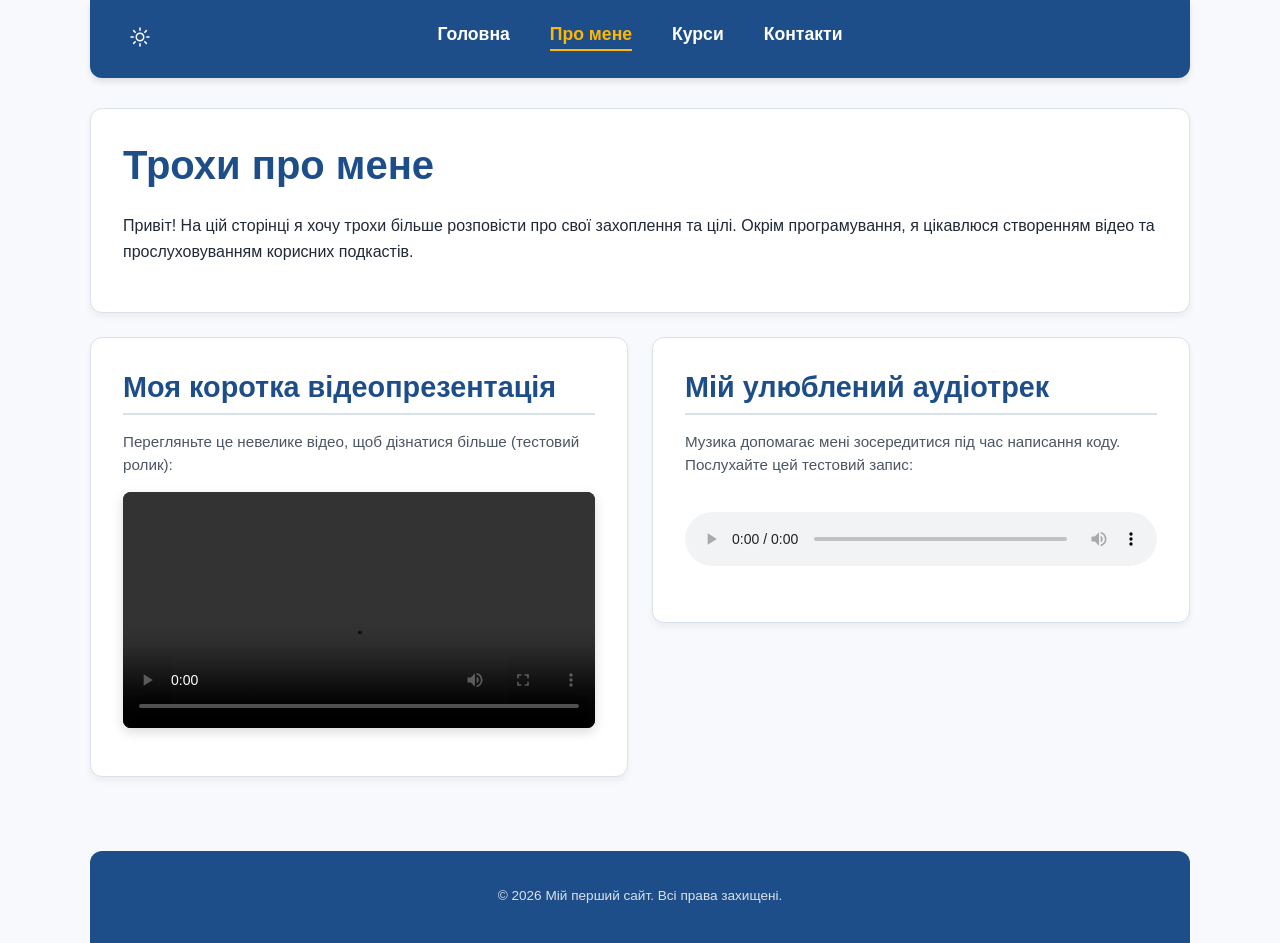
<file: pages/about.html>
<!DOCTYPE html>
<html lang="uk">
<head>
    <meta charset="UTF-8">
    <meta name="viewport" content="width=device-width, initial-scale=1.0">
    <link rel="stylesheet" href="../assets/styles/style.css">
    <link rel="stylesheet" href="../assets/styles/responsive.css">
    <script src="../assets/js/main.js" defer></script>
    <meta name="description" content="Сторінка про мене з відеопрезентацією та улюбленим аудіотреком.">
    <title>Про мене - Мій перший HTML-сайт</title>
</head>
<body>
    <header class="site-header container">
        <nav>
            <button class="theme-toggle" aria-label="Переключити тему">
                <span id="icon-sun" data-icon="sun"></span>
                <span id="icon-moon" data-icon="moon"></span>
            </button>

            <button class="mobile-menu-btn" aria-expanded="false" aria-controls="main-nav">
                ☰ Меню
            </button>

            <ul class="nav-list" id="main-nav">
                <li><a href="../index.html">Головна</a></li>
                <li><a href="about.html" class="active">Про мене</a></li>
                <li><a href="courses.html">Курси</a></li>
                <li><a href="contact.html">Контакти</a></li>
            </ul>
        </nav>
    </header>

    <main class="container">
        <section class="section card">
            <h1>Трохи про мене</h1>
            <p>Привіт! На цій сторінці я хочу трохи більше розповісти про свої захоплення та цілі. Окрім програмування, я цікавлюся створенням відео та прослуховуванням корисних подкастів.</p>
        </section>

        <div class="two-column">
            <section class="section card">
                <h2>Моя коротка відеопрезентація</h2>
                <p>Перегляньте це невелике відео, щоб дізнатися більше (тестовий ролик):</p>
                <video controls width="100%">
                    <source src="https://interactive-examples.mdn.mozilla.net/media/cc0-videos/friday.mp4" type="video/mp4">
                    <source src="https://interactive-examples.mdn.mozilla.net/media/cc0-videos/friday.webm" type="video/webm">
                    <p>
                        На жаль, ваш браузер не підтримує вбудоване HTML-відео. Але ви можете <a href="https://interactive-examples.mdn.mozilla.net/media/cc0-videos/friday.mp4">завантажити відео файл</a>.
                    </p>
                </video>
            </section>

            <section class="section card">
                <h2>Мій улюблений аудіотрек</h2>
                <p>Музика допомагає мені зосередитися під час написання коду. Послухайте цей тестовий запис:</p>
                <audio controls>
                    <source src="https://interactive-examples.mdn.mozilla.net/media/cc0-audio/t-rex-roar.mp3" type="audio/mpeg">
                    <source src="https://interactive-examples.mdn.mozilla.net/media/cc0-audio/t-rex-roar.ogg" type="audio/ogg">
                    <p>
                        Ваш браузер не підтримує цей аудіоформат. <a href="https://interactive-examples.mdn.mozilla.net/media/cc0-audio/t-rex-roar.mp3">Завантажити аудіо</a>.
                    </p>
                </audio>
            </section>
        </div>
    </main>

    <footer class="container site-footer">
        <p>&copy; <span id="current-year">2026</span> Мій перший сайт. Всі права захищені.</p>
    </footer>

    <button id="backToTop" class="back-to-top" title="Нагору">
        <span data-icon="arrowUp"></span>
    </button>
</body>
</html>
</file>
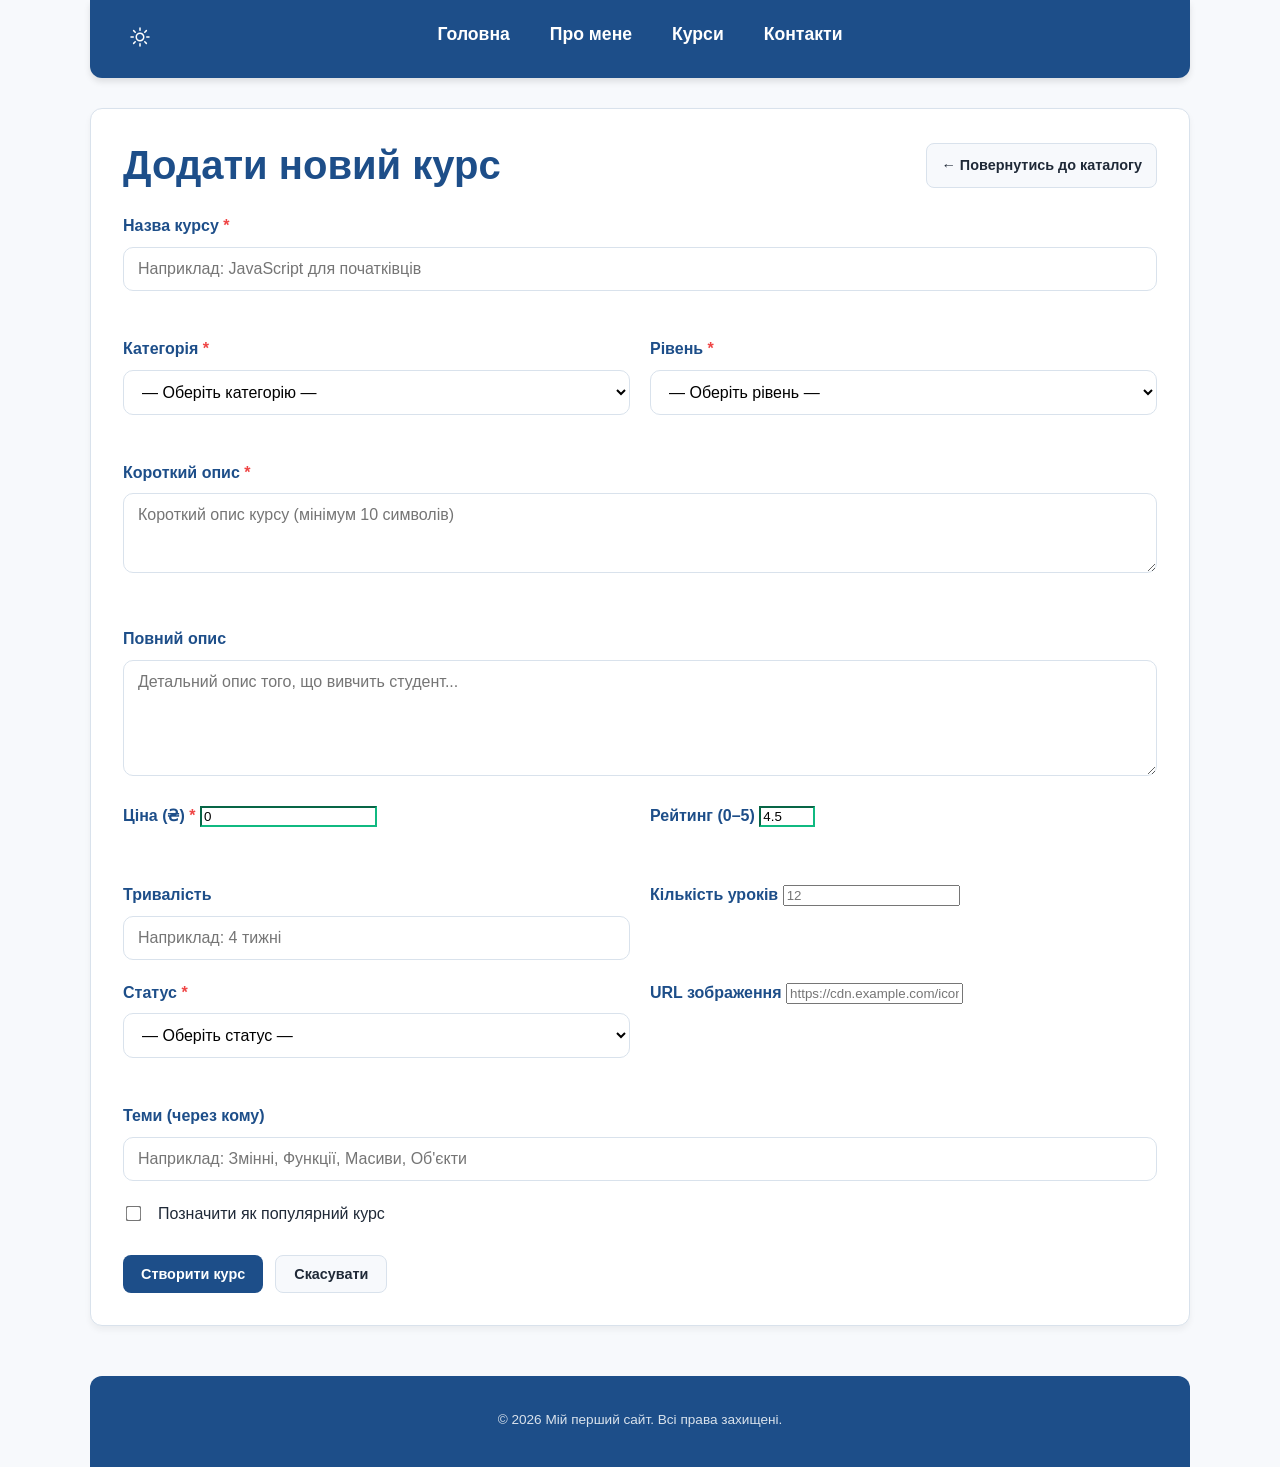
<file: pages/admin.html>
<!DOCTYPE html>
<html lang="uk">
<head>
    <meta charset="UTF-8">
    <meta name="viewport" content="width=device-width, initial-scale=1.0">
    <link rel="stylesheet" href="../assets/styles/style.css">
    <link rel="stylesheet" href="../assets/styles/responsive.css">
    <script src="../js/api.js" defer></script>
    <script src="../js/ui.js" defer></script>
    <script src="../js/form.js" defer></script>
    <!-- Лише функції main.js що не ініціалізують каталог -->
    <script src="../assets/js/main.js" defer></script>
    <title>Адмін — Курси</title>
</head>
<body>
    <header class="site-header container">
        <nav>
            <button class="theme-toggle" aria-label="Переключити тему">
                <span id="icon-sun" data-icon="sun"></span>
                <span id="icon-moon" data-icon="moon"></span>
            </button>
            <button class="mobile-menu-btn" aria-expanded="false" aria-controls="main-nav">☰ Меню</button>
            <ul class="nav-list" id="main-nav">
                <li><a href="../index.html">Головна</a></li>
                <li><a href="about.html">Про мене</a></li>
                <li><a href="courses.html" class="active">Курси</a></li>
                <li><a href="contact.html">Контакти</a></li>
            </ul>
        </nav>
    </header>

    <main class="container">
        <section class="section">
            <div class="admin-header">
                <h1 id="formPageTitle">Додати новий курс</h1>
                <a href="courses.html" class="btn-secondary">← Повернутись до каталогу</a>
            </div>

            <!-- Статус-блок (loading / success / error) -->
            <div id="formStatus" class="form-status is-hidden" role="alert"></div>

            <form id="courseForm" novalidate>

                <!-- Назва -->
                <div class="form-group">
                    <label for="title">Назва курсу <span class="required">*</span></label>
                    <input type="text" id="title" name="title"
                           placeholder="Наприклад: JavaScript для початківців"
                           required minlength="3">
                    <span class="error-message" id="error-title"></span>
                </div>

                <!-- Категорія + Рівень -->
                <div class="form-row">
                    <div class="form-group">
                        <label for="category">Категорія <span class="required">*</span></label>
                        <select id="category" name="category" required>
                            <option value="">— Оберіть категорію —</option>
                            <option value="html">HTML</option>
                            <option value="css">CSS</option>
                            <option value="javascript">JavaScript</option>
                            <option value="tools">Інструменти</option>
                        </select>
                        <span class="error-message" id="error-category"></span>
                    </div>

                    <div class="form-group">
                        <label for="level">Рівень <span class="required">*</span></label>
                        <select id="level" name="level" required>
                            <option value="">— Оберіть рівень —</option>
                            <option value="beginner">Початковий</option>
                            <option value="intermediate">Середній</option>
                            <option value="advanced">Просунутий</option>
                        </select>
                        <span class="error-message" id="error-level"></span>
                    </div>
                </div>

                <!-- Короткий опис -->
                <div class="form-group">
                    <label for="description">Короткий опис <span class="required">*</span></label>
                    <textarea id="description" name="description" rows="3"
                              placeholder="Короткий опис курсу (мінімум 10 символів)"
                              required minlength="10"></textarea>
                    <span class="error-message" id="error-description"></span>
                </div>

                <!-- Повний опис -->
                <div class="form-group">
                    <label for="fullDescription">Повний опис</label>
                    <textarea id="fullDescription" name="fullDescription" rows="5"
                              placeholder="Детальний опис того, що вивчить студент..."></textarea>
                </div>

                <!-- Ціна + Рейтинг -->
                <div class="form-row">
                    <div class="form-group">
                        <label for="price">Ціна (₴) <span class="required">*</span></label>
                        <input type="number" id="price" name="price"
                               placeholder="0 = безкоштовно" min="0" step="1" value="0">
                        <span class="error-message" id="error-price"></span>
                    </div>

                    <div class="form-group">
                        <label for="rating">Рейтинг (0–5)</label>
                        <input type="number" id="rating" name="rating"
                               placeholder="4.5" min="0" max="5" step="0.1" value="4.5">
                        <span class="error-message" id="error-rating"></span>
                    </div>
                </div>

                <!-- Тривалість + Уроки -->
                <div class="form-row">
                    <div class="form-group">
                        <label for="duration">Тривалість</label>
                        <input type="text" id="duration" name="duration"
                               placeholder="Наприклад: 4 тижні">
                    </div>

                    <div class="form-group">
                        <label for="lessons">Кількість уроків</label>
                        <input type="number" id="lessons" name="lessons"
                               placeholder="12" min="1" step="1">
                    </div>
                </div>

                <!-- Статус + URL зображення -->
                <div class="form-row">
                    <div class="form-group">
                        <label for="status">Статус <span class="required">*</span></label>
                        <select id="status" name="status" required>
                            <option value="">— Оберіть статус —</option>
                            <option value="published">Опублікований</option>
                            <option value="draft">Чернетка</option>
                        </select>
                        <span class="error-message" id="error-status"></span>
                    </div>

                    <div class="form-group">
                        <label for="image">URL зображення</label>
                        <input type="url" id="image" name="image"
                               placeholder="https://cdn.example.com/icon.png">
                    </div>
                </div>

                <!-- Теми -->
                <div class="form-group">
                    <label for="topics">Теми (через кому)</label>
                    <input type="text" id="topics" name="topics"
                           placeholder="Наприклад: Змінні, Функції, Масиви, Об'єкти">
                </div>

                <!-- Популярний? -->
                <div class="form-group checkbox-group">
                    <label class="checkbox-label">
                        <input type="checkbox" id="featured" name="featured">
                        Позначити як популярний курс
                    </label>
                </div>

                <!-- Кнопки -->
                <div class="form-actions">
                    <button type="submit" id="submitBtn" class="btn-primary">Створити курс</button>
                    <button type="button" id="cancelBtn" class="btn-secondary">Скасувати</button>
                </div>
            </form>
        </section>
    </main>

    <footer class="container site-footer">
        <p>&copy; <span id="current-year">2026</span> Мій перший сайт. Всі права захищені.</p>
    </footer>

    <div id="toastContainer" class="toast-container" aria-live="polite"></div>
</body>
</html>
</file>
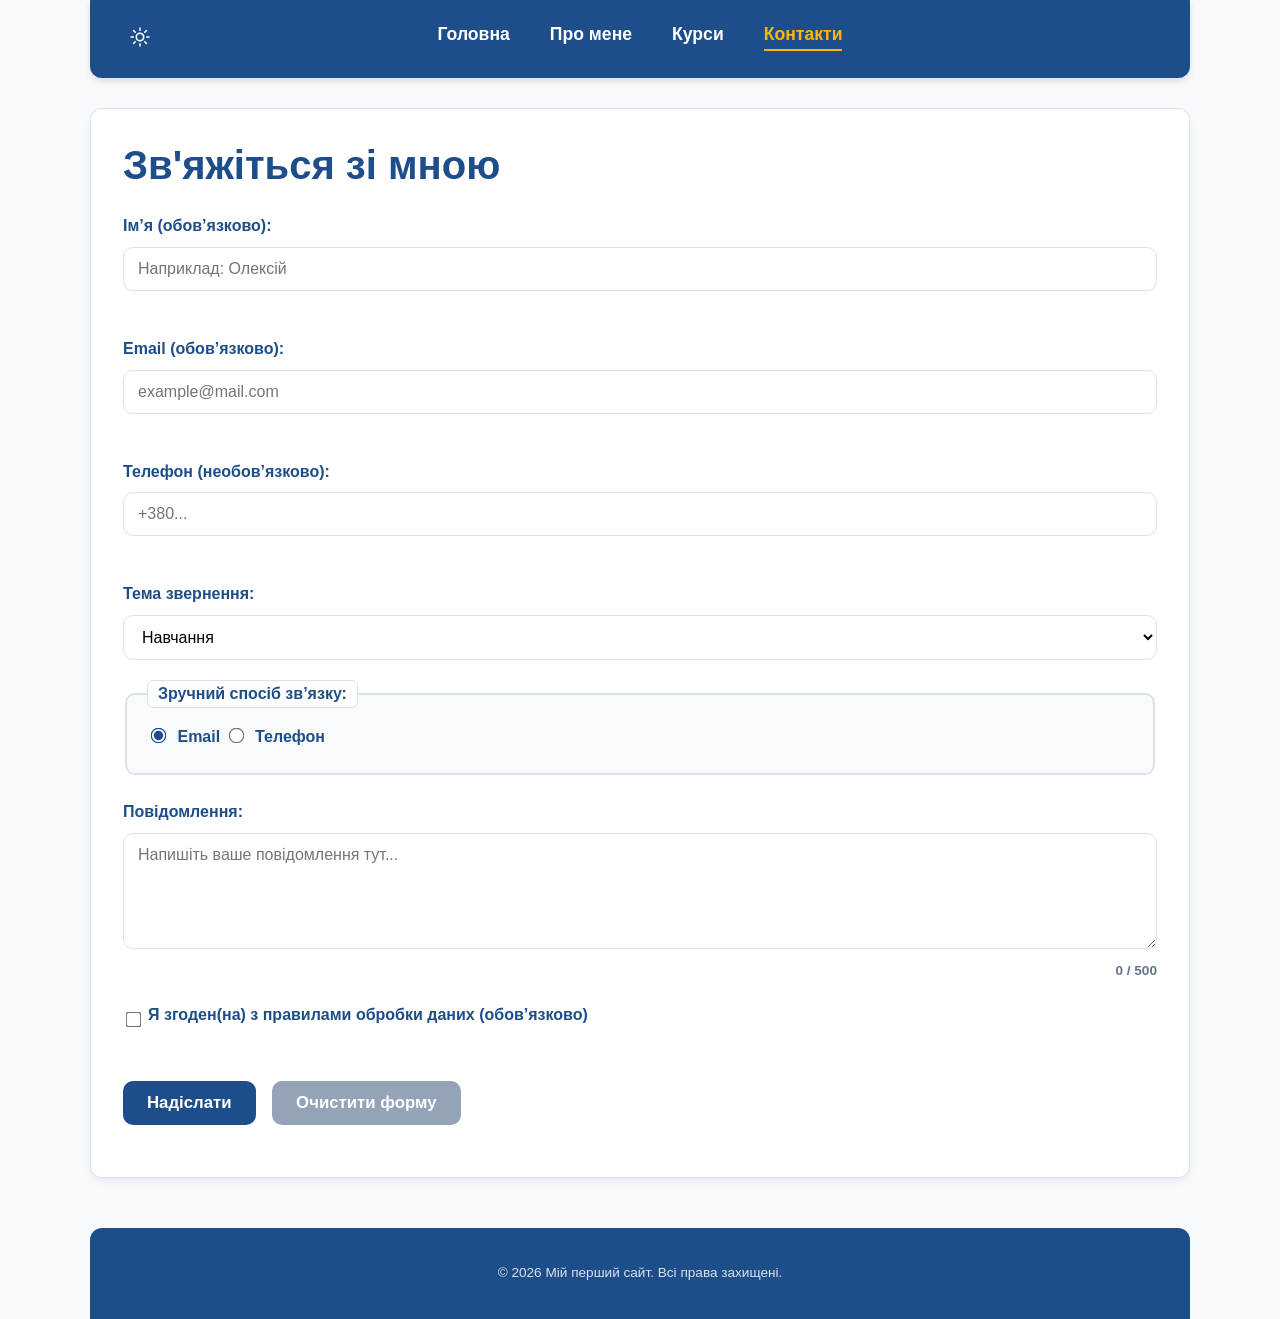
<file: pages/contact.html>
<!DOCTYPE html>
<html lang="uk">
<head>
    <meta charset="UTF-8">
    <meta name="viewport" content="width=device-width, initial-scale=1.0">
    <link rel="stylesheet" href="../assets/styles/style.css">
    <link rel="stylesheet" href="../assets/styles/responsive.css">
    <script src="../assets/js/main.js" defer></script>
    <meta name="description" content="Сторінка контактів для зв'язку зі мною.">
    <title>Контакти - Мій перший HTML-сайт</title>
</head>
<body>
    <header class="site-header container">
        <nav>
            <button class="theme-toggle" aria-label="Переключити тему">
                <span id="icon-sun" data-icon="sun"></span>
                <span id="icon-moon" data-icon="moon"></span>
            </button>

            <button class="mobile-menu-btn" aria-expanded="false" aria-controls="main-nav">
                ☰ Меню
            </button>
            
            <ul class="nav-list" id="main-nav">
                <li><a href="../index.html">Головна</a></li>
                <li><a href="about.html">Про мене</a></li>
                <li><a href="courses.html">Курси</a></li>
                <li><a href="contact.html" class="active">Контакти</a></li>
            </ul>
        </nav>
    </header>

    <main class="container">
        <section class="section card">
            <h1>Зв'яжіться зі мною</h1>
            
            <form id="contactForm" action="./submit-contact-form-page.html" method="POST" novalidate>
    
                <div class="form-group">
                    <label for="userName">Ім’я (обов’язково):</label><br>
                    <input type="text" id="userName" name="userName" minlength="2" maxlength="50" placeholder="Наприклад: Олексій">
                    <span class="error-message" id="error-userName"></span>
                </div>

                <div class="form-group">
                    <label for="userEmail">Email (обов’язково):</label><br>
                    <input type="email" id="userEmail" name="userEmail" placeholder="example@mail.com">
                    <span class="error-message" id="error-userEmail"></span>
                </div>

                <div class="form-group">
                    <label for="userPhone">Телефон (необов’язково):</label><br>
                    <input type="tel" id="userPhone" name="userPhone" placeholder="+380...">
                    <span class="error-message" id="error-userPhone"></span>
                </div>

                <div class="form-group">
                    <label for="topic">Тема звернення:</label><br>
                    <select id="topic" name="topic">
                        <option value="study">Навчання</option>
                        <option value="work">Співпраця</option>
                        <option value="other">Інше</option>
                    </select>
                </div>

                <fieldset>
                    <legend>Зручний спосіб зв’язку:</legend>
                    <input type="radio" id="contactEmail" name="contactWay" value="email" checked>
                    <label for="contactEmail">Email</label>
                    
                    <input type="radio" id="contactPhone" name="contactWay" value="phone">
                    <label for="contactPhone">Телефон</label>
                </fieldset>

                <div class="form-group">
                    <label for="message">Повідомлення:</label><br>
                    <textarea id="message" name="message" rows="5" cols="40" placeholder="Напишіть ваше повідомлення тут..." maxlength="500"></textarea>
                    <div class="textarea-footer">
                        <span class="error-message" id="error-message"></span>
                        <span class="char-counter" id="charCounter">0 / 500</span>
                    </div>
                </div>

                <div class="form-group checkbox-group">
                    <input type="checkbox" id="rules" name="rules">
                    <label for="rules">Я згоден(на) з правилами обробки даних (обов’язково)</label>
                    <span class="error-message block-error" id="error-rules"></span>
                </div>

                <div class="form-group">
                    <button type="submit">Надіслати</button>
                    <button type="reset" title="Обережно, це видалить всі введені дані">Очистити форму</button>
                </div>

            </form>
            <div id="successMessageBlock" class="success-message-block is-hidden">
                <h2>Дякуємо за ваше звернення! 🎉</h2>
                <p>Ваші дані успішно зібрано (демонстрація FormData):</p>
                
                <ul id="submittedDataList" class="submitted-data-list"></ul>
                
                <button id="resetFormBtn" type="button">Написати ще одне повідомлення</button>
            </div>
        </section>
    </main>

    <footer class="container site-footer">
        <p>&copy; <span id="current-year">2026</span> Мій перший сайт. Всі права захищені.</p>
    </footer>

    <button id="backToTop" class="back-to-top" title="Нагору">
        <span data-icon="arrowUp"></span>
    </button>
</body>
</html>
</file>
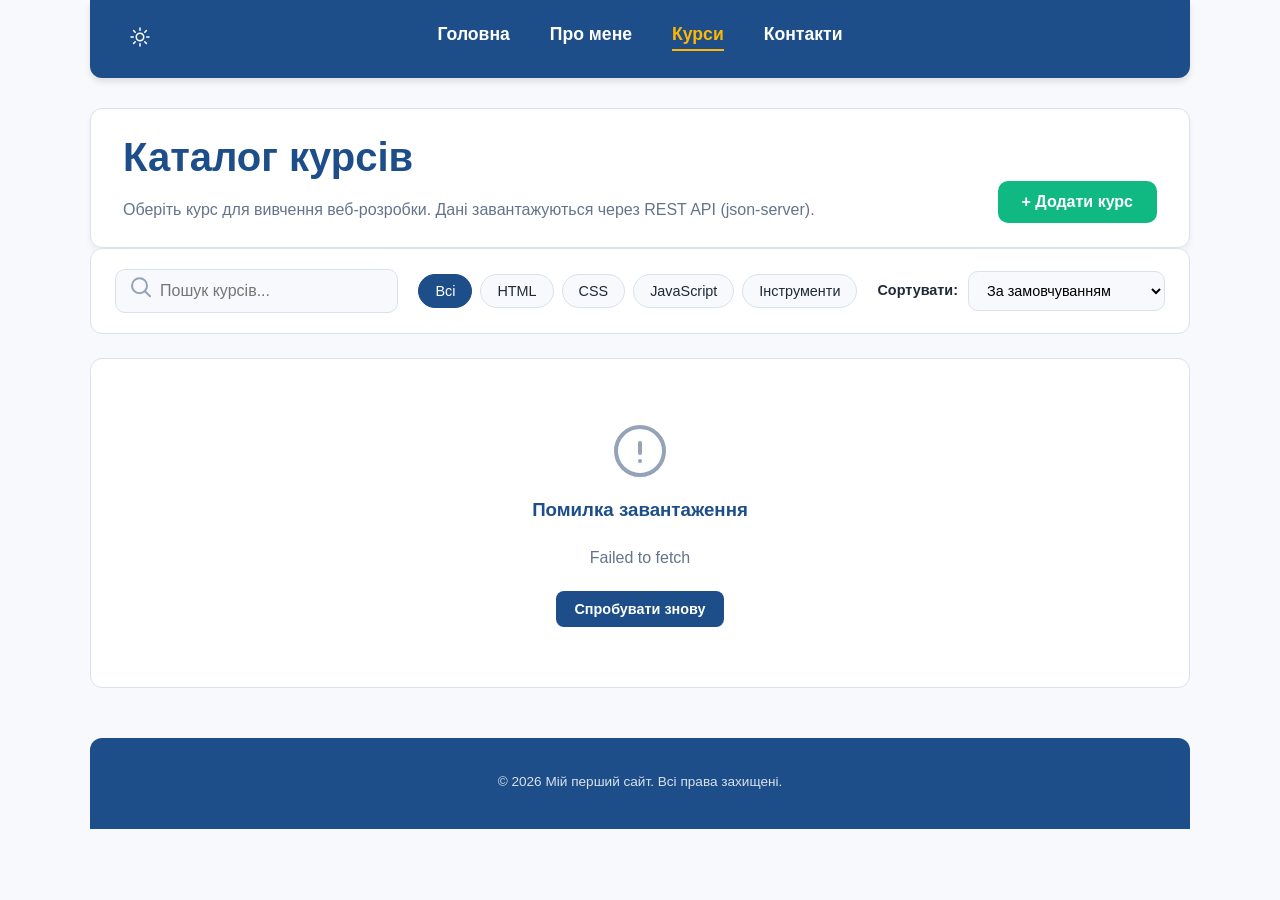
<file: pages/courses.html>
<!DOCTYPE html>
<html lang="uk">
<head>
    <meta charset="UTF-8">
    <meta name="viewport" content="width=device-width, initial-scale=1.0">
    <link rel="stylesheet" href="../assets/styles/style.css">
    <link rel="stylesheet" href="../assets/styles/responsive.css">
    <!-- API, UI та Catalog модулі мають бути завантажені ДО main.js -->
    <script src="../js/api.js" defer></script>
    <script src="../js/ui.js" defer></script>
    <script src="../js/catalog.js" defer></script>
    <script src="../assets/js/main.js" defer></script>
    <meta name="description" content="Каталог курсів веб-розробки: HTML, CSS, JavaScript та інструменти. CRUD-операції через REST API.">
    <title>Курси - Мій перший HTML-сайт</title>
</head>
<body>
    <header class="site-header container">
        <nav>
            <button class="theme-toggle" aria-label="Переключити тему">
                <span id="icon-sun" data-icon="sun"></span>
                <span id="icon-moon" data-icon="moon"></span>
            </button>

            <button class="mobile-menu-btn" aria-expanded="false" aria-controls="main-nav">
                ☰ Меню
            </button>

            <ul class="nav-list" id="main-nav">
                <li><a href="../index.html">Головна</a></li>
                <li><a href="about.html">Про мене</a></li>
                <li><a href="courses.html" class="active">Курси</a></li>
                <li><a href="contact.html">Контакти</a></li>
            </ul>
        </nav>
    </header>

    <main class="container">
        <section class="section catalog-header-section">
            <div class="catalog-title-row">
                <div>
                    <h1>Каталог курсів</h1>
                    <p>Оберіть курс для вивчення веб-розробки. Дані завантажуються через REST API (json-server).</p>
                </div>
                <button id="addCourseBtn" class="btn-add-course">
                    + Додати курс
                </button>
            </div>
        </section>

        <!-- Панель керування каталогом -->
        <section class="catalog-controls">
            <div class="search-box">
                <input
                    type="text"
                    id="searchInput"
                    placeholder="Пошук курсів..."
                    aria-label="Пошук курсів"
                >
                <span class="search-icon" data-icon="search"></span>
            </div>

            <div class="filter-buttons" role="group" aria-label="Фільтр за категоріями">
                <button class="filter-btn active" data-category="all">Всі</button>
                <button class="filter-btn" data-category="html">HTML</button>
                <button class="filter-btn" data-category="css">CSS</button>
                <button class="filter-btn" data-category="javascript">JavaScript</button>
                <button class="filter-btn" data-category="tools">Інструменти</button>
            </div>

            <div class="sort-box">
                <label for="sortSelect">Сортувати:</label>
                <select id="sortSelect">
                    <option value="featured-desc">За замовчуванням</option>
                    <option value="title-asc">За назвою (А-Я)</option>
                    <option value="title-desc">За назвою (Я-А)</option>
                    <option value="rating-desc">За рейтингом</option>
                    <option value="price-asc">Спочатку безкоштовні</option>
                    <option value="price-desc">Спочатку платні</option>
                </select>
            </div>
        </section>

        <!-- Стани каталогу -->
        <div id="loadingState" class="catalog-state">
            <div class="loader"></div>
            <p>Завантаження курсів з сервера...</p>
        </div>

        <div id="errorState" class="catalog-state is-hidden">
            <span class="state-icon" data-icon="error"></span>
            <h3>Помилка завантаження</h3>
            <p id="errorMessage">Не вдалося підключитися до сервера. Переконайтеся, що json-server запущено.</p>
            <button id="retryBtn" class="btn-primary">Спробувати знову</button>
        </div>

        <div id="emptyState" class="catalog-state is-hidden">
            <span class="state-icon" data-icon="empty"></span>
            <h3>Нічого не знайдено</h3>
            <p>За вашим запитом курсів не знайдено. Спробуйте змінити параметри пошуку.</p>
            <button id="resetFiltersBtn" class="btn-secondary">Скинути фільтри</button>
        </div>

        <!-- Сітка карток курсів -->
        <div id="catalogContainer" class="catalog-grid is-hidden" data-catalog></div>

        <!-- Пагінація -->
        <div id="paginationContainer" class="is-hidden"></div>
    </main>

    <footer class="container site-footer">
        <p>&copy; <span id="current-year">2026</span> Мій перший сайт. Всі права захищені.</p>
    </footer>

    <!-- Кнопка "Нагору" -->
    <button id="backToTop" class="back-to-top" title="Нагору">
        <span data-icon="arrowUp"></span>
    </button>

    <!-- Toast-контейнер для повідомлень -->
    <div id="toastContainer" class="toast-container" aria-live="polite"></div>

    <!-- Модальне вікно підтвердження видалення (Б5) -->
    <div id="confirmModal" class="modal" aria-hidden="true" role="dialog" aria-labelledby="confirmModalTitle">
        <div class="modal-overlay" data-close="true"></div>
        <div class="modal-content confirm-modal-content">
            <h3 id="confirmModalTitle" class="confirm-modal-title">Підтвердження</h3>
            <p id="confirmMessage" class="confirm-modal-message">Ви впевнені?</p>
            <div class="confirm-modal-actions">
                <button id="confirmCancelBtn" class="btn-secondary">Скасувати</button>
                <button id="confirmOkBtn" class="btn-danger">Видалити</button>
            </div>
        </div>
    </div>
</body>
</html>
</file>
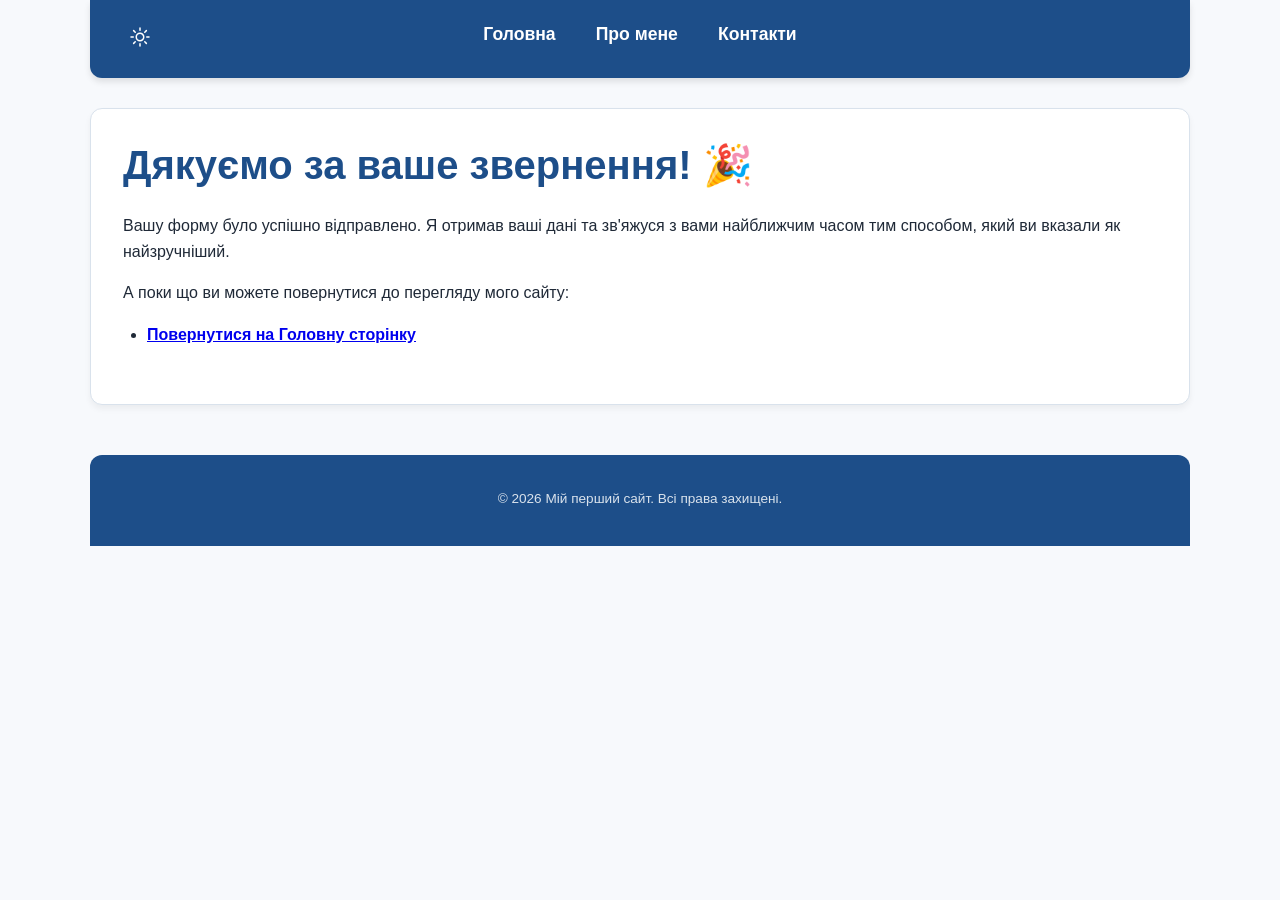
<file: pages/submit-contact-form-page.html>
<!DOCTYPE html>
<html lang="uk">
<head>
    <meta charset="UTF-8">
    <meta name="viewport" content="width=device-width, initial-scale=1.0">
    <link rel="stylesheet" href="../assets/styles/style.css">
    <link rel="stylesheet" href="../assets/styles/responsive.css">
    <script src="../assets/js/main.js" defer></script>
    <meta name="description" content="Повідомлення про успішну відправку форми контактів.">
    <title>Успіх! - Мій перший HTML-сайт</title>
</head>
<body>
    <header class="site-header container">
        <nav>
            <button class="theme-toggle" aria-label="Переключити тему">
                <span id="icon-sun" data-icon="sun"></span>
                <span id="icon-moon" data-icon="moon"></span>
            </button>

            <button class="mobile-menu-btn" aria-expanded="false" aria-controls="main-nav">
                ☰ Меню
            </button>
            
            <ul class="nav-list" id="main-nav">
                <li><a href="../index.html">Головна</a></li>
                <li><a href="about.html">Про мене</a></li>
                <li><a href="contact.html">Контакти</a></li>
            </ul>
        </nav>
    </header>

    <main class="container">
        <section class="section card">
            <h1>Дякуємо за ваше звернення! 🎉</h1>
            
            <p>Вашу форму було успішно відправлено. Я отримав ваші дані та зв'яжуся з вами найближчим часом тим способом, який ви вказали як найзручніший.</p>
            
            <p>А поки що ви можете повернутися до перегляду мого сайту:</p>
            
            <ul>
                <li><a href="../index.html"><strong>Повернутися на Головну сторінку</strong></a></li>
            </ul>
        </section>
    </main>
    
    <footer class="container site-footer">
        <p>&copy; <span id="current-year">2026</span> Мій перший сайт. Всі права захищені.</p>
    </footer>

    <button id="backToTop" class="back-to-top" title="Нагору">
        <span data-icon="arrowUp"></span>
    </button>
</body>
</html>
</file>
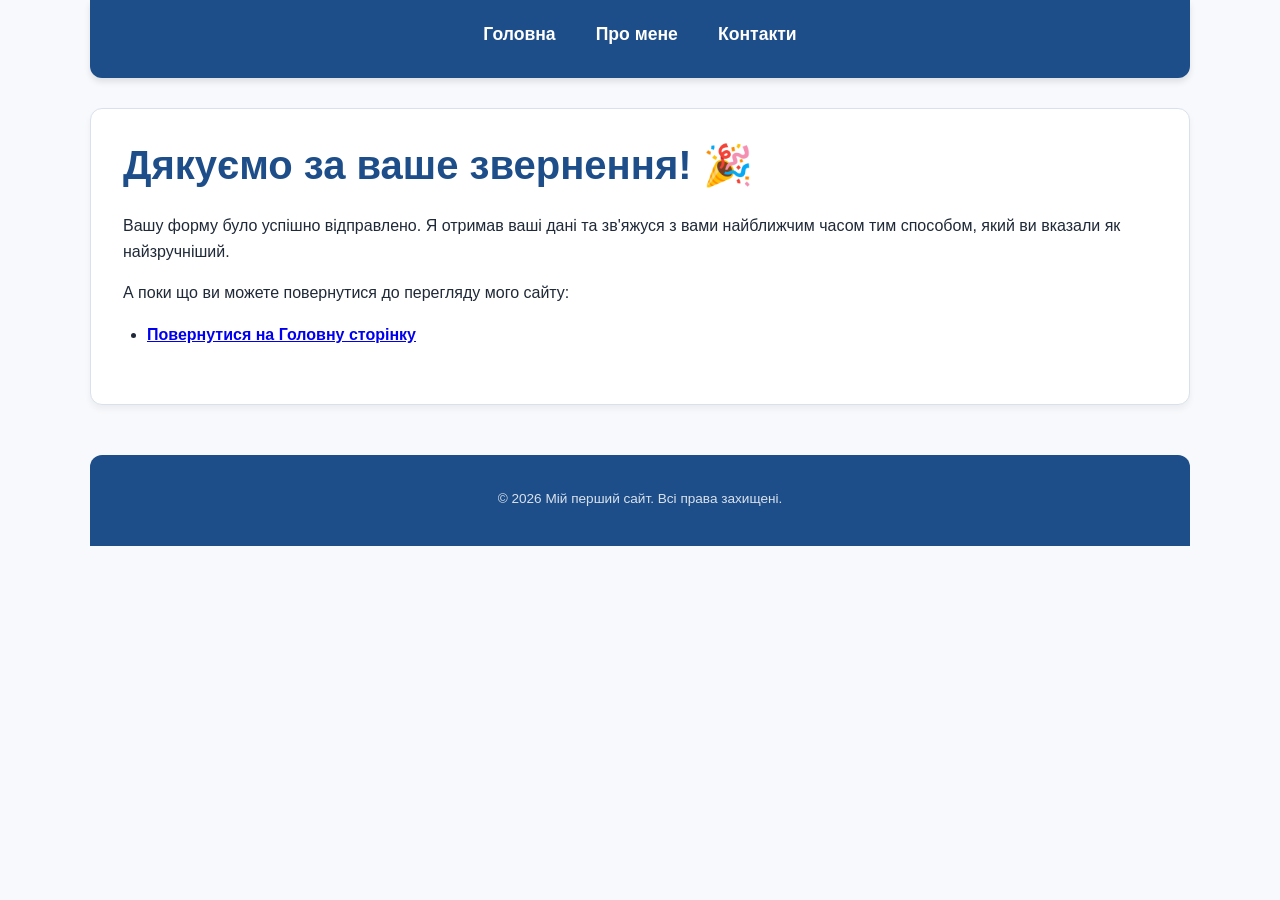
<file: pages/submit_contact_form_page.html>
<!DOCTYPE html>
<html lang="uk">
<head>
    <meta charset="UTF-8">
    <meta name="viewport" content="width=device-width, initial-scale=1.0">
    <link rel="stylesheet" href="../assets/styles/style.css">
    <link rel="stylesheet" href="../assets/styles/responsive.css">
    <meta name="description" content="Повідомлення про успішну відправку форми контактів.">
    <title>Успіх! - Мій перший HTML-сайт</title>
</head>
<body>
    <header class="site-header container">
        <nav>
            <ul class="nav-list">
                <li><a href="../index.html">Головна</a></li>
                <li><a href="about.html">Про мене</a></li>
                <li><a href="contact.html">Контакти</a></li>
            </ul>
        </nav>
    </header>

    <main class="container">
        <section class="section card">
            <h1>Дякуємо за ваше звернення! 🎉</h1>
            
            <p>Вашу форму було успішно відправлено. Я отримав ваші дані та зв'яжуся з вами найближчим часом тим способом, який ви вказали як найзручніший.</p>
            
            <p>А поки що ви можете повернутися до перегляду мого сайту:</p>
            
            <ul>
                <li><a href="../index.html"><strong>Повернутися на Головну сторінку</strong></a></li>
            </ul>
        </section>
    </main>

    <footer class="site-footer container">
        <p>&copy; 2026 Мій перший сайт. Всі права захищені.</p>
    </footer>
</body>
</html>
</file>
<file: assets/styles/style.css>
/* =========================================
   ГЛОБАЛЬНІ ЗМІННІ ТА БАЗОВІ НАЛАШТУВАННЯ
   ========================================= */

/* Глобальні змінні та базові налаштування */
:root {
  --color-primary: #1d4e89;   /* Основний синій колір (шапка, кнопки) */
  --color-accent: #ffb703;    /* Акцентний колір (потребує темного тексту) */
  --color-bg: #f7f9fc;        /* Світлий сіро-блакитний фон сайту */
  --color-surface: #ffffff;   /* Білий фон для карток та блоків */
  --color-text: #1f2937;      /* Темно-графітовий колір тексту */
  --color-border: #d9e2ec;    /* Світлі рамки та роздільні лінії */
}

/* Стилі для темної теми */
body.theme-dark {
  --color-primary: #90caf9;   /* Світліший синій для темного фону */
  --color-bg: #121212;        /* Дуже темний фон */
  --color-surface: #1e1e1e;   /* Колір карток у темній темі */
  --color-text: #e0e0e0;      /* Світлий текст */
  --color-border: #333333;    /* Темніші рамки */
}

*,
*::before,
*::after {
  box-sizing: border-box;
}

body {
  margin: 0;
  font-family: Arial, sans-serif;
  line-height: 1.6;
  color: var(--color-text);
  background-color: var(--color-bg);
}

/* =========================================
   СТРУКТУРНІ КЛАСИ (КОНТЕЙНЕРИ ТА КАРТКИ)
   ========================================= */

.container {
  width: min(1100px, calc(100% - 32px));
  margin: 0 auto;
}

.section, 
.card {
  background-color: var(--color-surface);
  padding: 32px;
  margin-top: 24px;
  margin-bottom: 24px;
  border-radius: 12px;
  box-shadow: 0 4px 6px rgba(0, 0, 0, 0.05); 
  border: 1px solid var(--color-border);
}

/* =========================================
   НАВІГАЦІЯ (HEADER) ТА ПІДВАЛ (FOOTER)
   ========================================= */

.site-header {
  background-color: var(--color-primary);
  padding: 20px 30px;
  margin-bottom: 30px;
  border-radius: 0 0 12px 12px; 
  box-shadow: 0 4px 6px rgba(0, 0, 0, 0.1); 
}

.site-header nav {
  display: flex;
  align-items: center;
  position: relative;
  width: 100%;
}

.nav-list {
  display: flex;
  justify-content: center; 
  gap: 40px;               
  list-style: none;        
  margin: 0 auto; /* Центруємо список посилань */
  padding: 0;
}

.nav-list a {
  color: var(--color-surface); 
  text-decoration: none;       
  font-size: 1.1rem;
  font-weight: 600;
  padding-bottom: 5px;
  border-bottom: 2px solid transparent; 
  transition: all 0.3s ease;   
}

.nav-list a:hover,
.nav-list a.active {
  color: var(--color-accent);
  border-bottom-color: var(--color-accent);
}

.site-footer {
  background-color: var(--color-primary);
  color: var(--color-border); 
  text-align: center;
  font-size: 0.85rem;         
  padding: 20px;
  margin-top: 50px;           
  border-radius: 12px 12px 0 0;
}

.mobile-menu-btn {
  display: none; 
  background: none;
  border: none;
  color: var(--color-surface);
  font-size: 1.2rem;
  font-weight: bold;
  cursor: pointer;
  padding: 10px;
}

/* Стилізація кнопки перемикача теми */
.theme-toggle {
  background: none;
  border: none;
  padding: 5px 8px;
  cursor: pointer;
  font-size: 1.2rem;
  margin-right: 15px;
  transition: all 0.3s ease;
  display: flex;
  align-items: center;
  justify-content: center;
  color: var(--color-surface); /* Колір іконок у шапці */
  position: absolute; /* Відв'язуємо від центрування меню */
  left: 0;
}

.theme-toggle:hover {
  background-color: rgba(255, 255, 255, 0.1);
  border-radius: 8px;
}

/* Кнопка "Вгору" */
.back-to-top {
  position: fixed;
  bottom: 30px;
  right: 30px;
  z-index: 1000;
  width: 60px;
  height: 60px;
  background-color: var(--color-primary);
  color: white; /* Робить SVG всередині білим */
  border: none;
  border-radius: 50%;
  cursor: pointer;
  box-shadow: 0 4px 10px rgba(0, 0, 0, 0.3);
  opacity: 0;
  visibility: hidden;
  transition: all 0.4s ease;
  display: flex;
  align-items: center;
  justify-content: center;
}

.back-to-top.is-visible {
  opacity: 1;
  visibility: visible;
}

.back-to-top:hover {
  background-color: var(--color-accent);
  transform: translateY(-5px); /* Ефект підстрибування */
}

/* =========================================
   ОФОРМЛЕННЯ ТИПОГРАФІКИ ТА СПИСКІВ
   ========================================= */

h1, h2, h3 {
  color: var(--color-primary);
  margin-top: 0;
  line-height: 1.2;
}

h1 {
  font-size: 2.5rem;
  margin-bottom: 24px;
}

h2 {
  font-size: 1.8rem;
  margin-bottom: 16px;
  border-bottom: 2px solid var(--color-border); 
  padding-bottom: 8px;
}

p {
  margin-bottom: 16px;
}

ul, ol {
  margin-bottom: 24px;
  padding-left: 24px;
}

li {
  margin-bottom: 10px; 
}

/* =========================================
   ЗОБРАЖЕННЯ ТА ТАБЛИЦІ
   ========================================= */

figure {
  margin: 30px 0;
  text-align: center;
}

img {
  max-width: 100%; 
  height: auto;
  border-radius: 8px; 
  box-shadow: 0 4px 12px rgba(0, 0, 0, 0.15);
}

figcaption {
  font-size: 0.9rem;
  color: #666;
  font-style: italic;
  margin-top: 12px;
}

table {
  width: 100%;
  border-collapse: collapse;
  margin: 24px 0;
  background-color: var(--color-surface);
  border-radius: 8px;
  overflow: hidden; 
  box-shadow: 0 2px 8px rgba(0, 0, 0, 0.05);
}

caption {
  font-weight: bold;
  font-size: 1.2rem;
  margin-bottom: 16px;
  color: var(--color-primary);
}

th, td {
  border: 1px solid var(--color-border);
  padding: 14px 16px; 
  text-align: left;
}

th {
  background-color: var(--color-primary);
  color: var(--color-surface);
  font-weight: 600;
}

tbody tr:nth-child(even) {
  background-color: #f8fafc;
}

tbody tr:hover {
  background-color: #e2e8f0;
}

/* =========================================
   КОМПОЗИЦІЯ FLEXBOX ТА МЕДІА (ABOUT.HTML)
   ========================================= */

.two-column {
  display: flex;
  gap: 24px;
  align-items: flex-start; 
}

.two-column .card {
  flex: 1; 
  margin-top: 0; 
}

video {
  width: 100%;
  max-width: 100%;
  border-radius: 8px; 
  box-shadow: 0 4px 12px rgba(0, 0, 0, 0.15); 
  display: block;
  margin: 16px auto; 
  background-color: #1f2937;
}

audio {
  width: 100%;
  margin: 24px 0 16px 0; 
  border-radius: 30px; 
}

.two-column .card p {
  font-size: 0.95rem;
  color: #4b5563; 
  line-height: 1.5;
  margin-bottom: 12px;
}

.two-column .card p a {
  color: var(--color-primary);
  text-decoration: none;
  font-weight: bold;
  border-bottom: 1px dashed var(--color-primary); 
  transition: color 0.3s ease;
}

.two-column .card p a:hover {
  color: var(--color-accent);
  border-bottom-color: var(--color-accent);
}

/* =========================================
   ОФОРМЛЕННЯ ФОРМИ (CONTACT.HTML)
   ========================================= */

.is-hidden {
    display: none !important; 
}

form p {
  margin-bottom: 20px;
}

label {
  display: inline-block;
  font-weight: 600;
  color: var(--color-primary);
  margin-bottom: 8px;
  cursor: pointer;
}

input[type="text"],
input[type="email"],
input[type="tel"],
select,
textarea {
  width: 100%;
  padding: 12px 14px;
  border: 1.5px solid var(--color-border);
  border-radius: 10px;
  background-color: var(--color-surface);
  font-family: inherit; 
  font-size: 1rem;
  transition: all 0.3s ease;
}

input:focus,
select:focus,
textarea:focus {
  outline: none; 
  border-color: var(--color-primary);
  box-shadow: 0 0 0 3px rgba(29, 78, 137, 0.15);
}

input:not(:focus):not(:placeholder-shown):valid {
  border-color: #10b981; 
}

input:not(:focus):not(:placeholder-shown):invalid {
  border-color: #ef4444; 
}

fieldset {
  border: 2px solid var(--color-border);
  border-radius: 10px;
  padding: 16px 20px;
  margin-bottom: 24px;
  background-color: #f8fafc; 
}

legend {
  font-weight: bold;
  color: var(--color-primary);
  padding: 0 10px;
  background-color: var(--color-surface);
  border: 1px solid var(--color-border);
  border-radius: 6px;
}

input[type="radio"],
input[type="checkbox"] {
  margin-right: 8px;
  transform: scale(1.2); 
  accent-color: var(--color-primary);
}

button {
  padding: 12px 24px;
  border: none;
  border-radius: 10px;
  background-color: var(--color-primary);
  color: #fff;
  font-size: 1.05rem;
  font-weight: bold;
  cursor: pointer;
  transition: all 0.3s ease;
}

button:hover {
  background-color: var(--color-accent);
  color: var(--color-text); 
  box-shadow: 0 4px 8px rgba(0, 0, 0, 0.15);
  transform: translateY(-2px); 
}

button[type="reset"] {
  background-color: #94a3b8; 
  margin-left: 12px;
}

button[type="reset"]:hover {
  background-color: #cbd5e1;
  color: var(--color-text);
}

.form-group {
    margin-bottom: 20px;
}

/* Повідомлення про помилку */
.error-message {
    display: block;
    color: #ef4444; /* Червоний колір для помилок */
    font-size: 0.85rem;
    margin-top: 6px;
    font-weight: 500;
    /* Задаємо мінімальну висоту. Навіть якщо тексту немає, місце зарезервовано.
       Це рятує верстку від стрибання! */
    min-height: 1.2rem; 
}

/* Спеціальний клас для підсвічування поля з помилкою */
.input-error {
    border-color: #ef4444 !important;
    background-color: #fef2f2 !important; /* Дуже світлий червоний фон */
}

/* Футер під textarea, щоб помилка була зліва, а лічильник - справа */
.textarea-footer {
    display: flex;
    justify-content: space-between;
    align-items: flex-start;
}

.textarea-footer .error-message {
    margin-top: 4px;
}

/* Лічильник символів */
.char-counter {
    font-size: 0.85rem;
    color: #64748b;
    margin-top: 4px;
    font-weight: 600;
    transition: color 0.3s ease;
}

/* Колір лічильника, коли ліміт майже вичерпано */
.char-counter.limit-near {
    color: var(--color-accent);
}

.char-counter.limit-reached {
    color: #ef4444;
}

.checkbox-group {
    display: flex;
    align-items: center;
    flex-wrap: wrap;
}

.block-error {
    width: 100%;
}

.success-message-block {
    text-align: center;
    padding: 30px 20px;
    background-color: #f0fdf4; /* Ніжний світло-зелений фон */
    border: 2px dashed #10b981; /* Зелена пунктирна рамка */
    border-radius: 12px;
    animation: fadeIn 0.5s ease; /* Плавна поява */
}

.success-message-block h2 {
    color: #047857;
    border-bottom: none;
    margin-bottom: 10px;
}

.submitted-data-list {
    text-align: left;
    background: #ffffff;
    padding: 20px 20px 20px 40px;
    border-radius: 8px;
    box-shadow: 0 2px 8px rgba(0,0,0,0.05);
    margin: 20px auto;
    max-width: 500px;
    list-style-type: disc;
}

.submitted-data-list li {
    margin-bottom: 10px;
    color: var(--color-text);
}

.submitted-data-list strong {
    color: var(--color-primary);
}

/* Анімація появи блоку */
@keyframes fadeIn {
    from { opacity: 0; transform: translateY(10px); }
    to { opacity: 1; transform: translateY(0); }
}

/* =========================================
   ОФОРМЛЕННЯ АКОРДЕОНА
   ========================================= */

.faq-section {
    margin: 40px auto;
    max-width: 800px;
}

.faq-section h2 {
    text-align: center;
    margin-bottom: 30px;
}

.accordion-item {
    border-bottom: 1px solid var(--color-border);
}

.accordion-toggle {
    display: flex;
    justify-content: space-between;
    align-items: center;
    width: 100%;
    padding: 15px 0;
    background: none;
    border: none;
    cursor: pointer;
    color: inherit;
    font-size: 1.1rem;
    font-weight: 600;
    transition: opacity 0.3s ease;
}

.accordion-toggle:hover {
    opacity: 0.8;
}

.accordion-content {
    max-height: 0;
    overflow: hidden;
    transition: max-height 0.3s ease;
}

.accordion-inner {
    padding-bottom: 15px;
    line-height: 1.6;
}

/* =========================================
   ГЛОБАЛЬНІ СТИЛІ ІКОНОК (SVG)
   ========================================= */

/* Очищення фону та рамок для всіх іконок */
.icon, .icon-up, .accordion-icon {
    display: inline-flex;
    align-items: center;
    justify-content: center;
    background: transparent !important;
    border: none !important;
    outline: none !important;
    box-shadow: none !important;
}

/* Розміри для конкретних іконок */
.icon {
    width: 24px;
    height: 24px;
}

.icon-up {
    width: 28px;
    height: 28px;
}

.accordion-icon {
    width: 24px;
    height: 24px;
    transition: transform 0.3s ease;
}

/* Логіка відображення іконок теми */
#icon-moon { display: none; }
body.theme-dark #icon-sun { display: none; }
body.theme-dark #icon-moon { display: block; }
body.theme-dark .accordion-item { border-color: var(--color-border); }

/* Анімація акордеону */
.accordion-item.active .accordion-icon {
    transform: rotate(180deg);
}

/* =========================================
   ОФОРМЛЕННЯ ОФОМРЛЕННЯ МОДАЛЬНОГО ВІКНА
   ========================================= */

   .modal-overlay {
  position: fixed;
  top: 0;
  left: 0;
  width: 100%;
  height: 100%;
  background-color: rgba(0, 0, 0, 0.6);
  z-index: 2000;
  
  /* Flexbox для центрування вікна на екрані */
  display: flex;
  justify-content: center;
  align-items: center;

  /* Приховуємо за замовчуванням плавно */
  opacity: 0;
  visibility: hidden;
  transition: opacity 0.3s ease, visibility 0.3s ease;
}

/* Клас, який JS додасть при відкритті */
.modal-overlay.is-open {
  opacity: 1;
  visibility: visible;
}

.modal-content {
  background-color: #fff;
  padding: 30px;
  border-radius: 8px;
  max-width: 500px;
  width: 90%;
  position: relative;
  
  /* Невелика анімація виїзду знизу вгору */
  transform: translateY(-20px);
  transition: transform 0.3s ease;
}

.modal-overlay.is-open .modal-content {
  transform: translateY(0);
}

.modal-close {
  position: absolute;
  top: 10px;
  right: 15px;
  background: none;
  border: none;
  font-size: 28px;
  cursor: pointer;
  color: #333;
  line-height: 1;
}

/* Клас для заборони прокрутки (додається на body) */
.body-no-scroll {
  overflow: hidden;
}

/* =========================================
   МОДАЛЬНЕ ВІКНО (LIGHTBOX)
   ========================================= */

/* Робимо зображення-тригери клікабельними */
.modal-trigger {
    cursor: zoom-in;
    transition: transform 0.3s ease;
}

.modal-trigger:hover {
    transform: scale(1.02); /* Легке збільшення при наведенні */
}

/* Контейнер модального вікна */
.modal {
    position: fixed;
    top: 0;
    left: 0;
    width: 100%;
    height: 100%;
    z-index: 2000; /* Має бути поверх усього */
    display: flex;
    align-items: center;
    justify-content: center;
    
    /* Прихований стан (без display: none для плавних анімацій) */
    opacity: 0;
    visibility: hidden;
    pointer-events: none;
    transition: all 0.3s ease;
}

/* Відкритий стан */
.modal.is-open {
    opacity: 1;
    visibility: visible;
    pointer-events: auto;
}

/* Темний напівпрозорий фон */
.modal-overlay {
    position: absolute;
    top: 0;
    left: 0;
    width: 100%;
    height: 100%;
    background-color: rgba(0, 0, 0, 0.85);
    cursor: zoom-out; /* Підказка, що клік сюди закриє вікно */
}

/* Контейнер для зображення та кнопки */
.modal-content {
    position: relative;
    z-index: 2001;
    max-width: 90%;
    max-height: 90vh; /* Вікно не буде більшим за 90% висоти екрану */
    display: flex;
    flex-direction: column;
    align-items: center;
    transform: scale(0.95); /* Для анімації появи */
    transition: transform 0.3s ease;
}

.modal.is-open .modal-content {
    transform: scale(1);
}

.modal-content img {
    max-width: 100%;
    max-height: 80vh;
    border-radius: 8px;
    box-shadow: 0 10px 25px rgba(0, 0, 0, 0.5);
    margin: 0; /* Перебиваємо базові стилі img */
}

.modal-caption {
    color: #fff;
    margin-top: 15px;
    font-size: 1.1rem;
    text-align: center;
}

/* Кнопка закриття (хрестик) */
.modal-close {
    position: absolute;
    top: -40px;
    right: -40px;
    background: none;
    border: none;
    color: white;
    cursor: pointer;
    padding: 10px;
    transition: transform 0.3s ease;
}

.modal-close:hover {
    background: none;
    transform: scale(1.1) rotate(90deg); /* Крутий ефект при наведенні */
}

/* Клас для body, щоб заборонити прокрутку сторінки на фоні */
body.no-scroll {
    overflow: hidden;
}

/* Адаптив для хрестика на мобільних */
@media (max-width: 768px) {
    .modal-close {
        top: -40px;
        right: 0;
    }
}

/* =========================================
   КАТАЛОГ КУРСІВ
   ========================================= */

/* --- Панель керування --- */
.catalog-controls {
    display: flex;
    flex-wrap: wrap;
    gap: 20px;
    align-items: center;
    justify-content: space-between;
    padding: 20px 24px;
    background-color: var(--color-surface);
    border-radius: 12px;
    border: 1px solid var(--color-border);
    margin-bottom: 24px;
}

/* Пошук */
.search-box {
    position: relative;
    flex: 1;
    min-width: 200px;
    max-width: 350px;
}

.search-box input {
    width: 100%;
    padding: 12px 16px 12px 44px;
    border: 1.5px solid var(--color-border);
    border-radius: 10px;
    background-color: var(--color-bg);
    font-size: 1rem;
    transition: all 0.3s ease;
}

.search-box input:focus {
    outline: none;
    border-color: var(--color-primary);
    box-shadow: 0 0 0 3px rgba(29, 78, 137, 0.15);
}

.search-box .search-icon {
    position: absolute;
    left: 14px;
    top: 50%;
    transform: translateY(-50%);
    color: #94a3b8;
    pointer-events: none;
}

/* Фільтри */
.filter-buttons {
    display: flex;
    flex-wrap: wrap;
    gap: 8px;
}

.filter-btn {
    padding: 8px 16px;
    border: 1.5px solid var(--color-border);
    border-radius: 20px;
    background-color: var(--color-bg);
    color: var(--color-text);
    font-size: 0.9rem;
    font-weight: 500;
    cursor: pointer;
    transition: all 0.3s ease;
}

.filter-btn:hover {
    border-color: var(--color-primary);
    color: var(--color-primary);
    background-color: var(--color-surface);
}

.filter-btn.active {
    background-color: var(--color-primary);
    border-color: var(--color-primary);
    color: white;
}

/* Сортування */
.sort-box {
    display: flex;
    align-items: center;
    gap: 10px;
}

.sort-box label {
    font-size: 0.9rem;
    color: var(--color-text);
    margin-bottom: 0;
}

.sort-box select {
    padding: 10px 14px;
    border: 1.5px solid var(--color-border);
    border-radius: 10px;
    background-color: var(--color-bg);
    font-size: 0.9rem;
    cursor: pointer;
    min-width: 180px;
}

/* --- Стани каталогу --- */
.catalog-state {
    display: flex;
    flex-direction: column;
    align-items: center;
    justify-content: center;
    padding: 60px 20px;
    text-align: center;
    background-color: var(--color-surface);
    border-radius: 12px;
    border: 1px solid var(--color-border);
}

.catalog-state h3 {
    margin: 16px 0 8px;
    color: var(--color-primary);
}

.catalog-state p {
    color: #64748b;
    margin-bottom: 20px;
}

.catalog-state .state-icon {
    width: 64px;
    height: 64px;
    color: #94a3b8;
}

/* Loader animation */
.loader {
    width: 48px;
    height: 48px;
    border: 4px solid var(--color-border);
    border-top-color: var(--color-primary);
    border-radius: 50%;
    animation: spin 1s linear infinite;
}

@keyframes spin {
    to { transform: rotate(360deg); }
}

/* --- Сітка карток --- */
.catalog-grid {
    display: grid;
    grid-template-columns: repeat(auto-fill, minmax(300px, 1fr));
    gap: 24px;
}

/* --- Картка курсу --- */
.course-card {
    position: relative;
    display: flex;
    flex-direction: column;
    background-color: var(--color-surface);
    border-radius: 12px;
    border: 1px solid var(--color-border);
    overflow: hidden;
    transition: all 0.3s ease;
}

.course-card:hover {
    transform: translateY(-4px);
    box-shadow: 0 12px 24px rgba(0, 0, 0, 0.1);
}

/* Заголовок картки з зображенням */
.course-card-header {
    position: relative;
    padding: 20px;
    background: linear-gradient(135deg, var(--color-primary) 0%, #2563eb 100%);
    display: flex;
    align-items: center;
    gap: 16px;
}

.course-card-header img {
    width: 56px;
    height: 56px;
    object-fit: contain;
    filter: brightness(0) invert(1);
    border-radius: 0;
    box-shadow: none;
}

.course-card-header .course-category {
    position: absolute;
    top: 12px;
    right: 12px;
    padding: 4px 10px;
    background-color: rgba(255, 255, 255, 0.2);
    color: white;
    font-size: 0.75rem;
    font-weight: 600;
    text-transform: uppercase;
    border-radius: 12px;
}

.course-card-title {
    color: white;
    font-size: 1.1rem;
    font-weight: 600;
    margin: 0;
    line-height: 1.3;
}

/* Тіло картки */
.course-card-body {
    flex: 1;
    padding: 20px;
    display: flex;
    flex-direction: column;
}

.course-card-description {
    color: var(--color-text);
    font-size: 0.95rem;
    line-height: 1.5;
    margin-bottom: 16px;
    flex: 1;
}

/* Мета-інформація */
.course-card-meta {
    display: flex;
    flex-wrap: wrap;
    gap: 12px;
    margin-bottom: 16px;
    font-size: 0.85rem;
    color: #64748b;
}

.course-card-meta span {
    display: flex;
    align-items: center;
    gap: 4px;
}

.course-rating {
    color: #f59e0b;
    font-weight: 600;
}

.course-level {
    padding: 2px 8px;
    border-radius: 8px;
    font-size: 0.75rem;
    font-weight: 500;
}

.course-level.beginner {
    background-color: #d1fae5;
    color: #065f46;
}

.course-level.intermediate {
    background-color: #fef3c7;
    color: #92400e;
}

.course-level.advanced {
    background-color: #fee2e2;
    color: #991b1b;
}

/* Футер картки */
.course-card-footer {
    display: flex;
    justify-content: space-between;
    align-items: center;
    padding: 16px 20px;
    border-top: 1px solid var(--color-border);
    background-color: var(--color-bg);
}

.course-price {
    font-size: 1.2rem;
    font-weight: 700;
    color: var(--color-primary);
}

.course-price.free {
    color: #10b981;
}

.course-card-actions {
    display: flex;
    gap: 8px;
}

/* Кнопки дій */
.btn-primary, .btn-secondary, .btn-icon {
    padding: 10px 18px;
    border: none;
    border-radius: 8px;
    font-size: 0.9rem;
    font-weight: 600;
    cursor: pointer;
    transition: all 0.3s ease;
}

.btn-primary {
    background-color: var(--color-primary);
    color: white;
}

.btn-primary:hover {
    background-color: #1e40af;
    transform: translateY(-1px);
}

.btn-secondary {
    background-color: var(--color-bg);
    color: var(--color-text);
    border: 1.5px solid var(--color-border);
}

.btn-secondary:hover {
    border-color: var(--color-primary);
    color: var(--color-primary);
}

.btn-icon {
    padding: 10px;
    background-color: transparent;
    border: 1.5px solid var(--color-border);
    border-radius: 8px;
    display: flex;
    align-items: center;
    justify-content: center;
}

.btn-icon:hover {
    border-color: var(--color-primary);
    color: var(--color-primary);
}

/* Кнопка "Избранное" на странице курсов: синий фон по умолчанию */
.course-card .favorite-btn,
#courseModal .favorite-btn {
    background-color: var(--color-primary);
    border-color: var(--color-primary);
    color: #ffffff;
}

.course-card .favorite-btn:hover,
#courseModal .favorite-btn:hover {
    background-color: #1e40af;
    border-color: #1e40af;
    color: #ffffff;
}

.course-card .favorite-btn.is-favorite,
#courseModal .favorite-btn.is-favorite {
    background-color: var(--color-primary);
    border-color: var(--color-primary);
    color: #ffffff; /* Контраст для иконки (heartFilled/heart использует currentColor) */
}

.course-card .favorite-btn.is-favorite:hover,
#courseModal .favorite-btn.is-favorite:hover {
    color: #ffffff;
    border-color: var(--color-primary);
}

/* Універсальне правило: незалежно від батьківського контейнера */
.btn-icon.favorite-btn.is-favorite,
.btn-icon.favorite-btn.is-favorite:hover {
    background-color: var(--color-primary) !important;
    border-color: var(--color-primary) !important;
    color: #ffffff !important;
}

.btn-icon .icon-heart {
    width: 20px;
    height: 20px;
}

/* Featured badge */
.course-card.featured::before {
    content: "Популярний";
    position: absolute;
    top: 16px;
    left: -32px;
    padding: 4px 40px;
    background-color: var(--color-accent);
    color: var(--color-text);
    font-size: 0.7rem;
    font-weight: 700;
    text-transform: uppercase;
    transform: rotate(-45deg);
    z-index: 1;
}

/* --- Кнопка "Показати ще" --- */
.load-more-container {
    text-align: center;
    margin-top: 32px;
}

#loadMoreBtn {
    padding: 14px 32px;
    font-size: 1rem;
}

#remainingCount {
    opacity: 0.8;
}

/* --- Модальне вікно деталей курсу --- */
.course-modal-content {
    max-width: 600px;
    width: 95%;
    max-height: 85vh;
    overflow-y: auto;
    padding: 0;
}

.course-modal-body {
    padding: 24px;
}

.course-modal-header {
    display: flex;
    align-items: center;
    gap: 16px;
    margin-bottom: 20px;
    padding-bottom: 20px;
    border-bottom: 1px solid var(--color-border);
}

.course-modal-header img {
    width: 72px;
    height: 72px;
    object-fit: contain;
    padding: 12px;
    background: linear-gradient(135deg, var(--color-primary) 0%, #2563eb 100%);
    border-radius: 12px;
}

.course-modal-header h2 {
    margin: 0;
    font-size: 1.4rem;
    border-bottom: none;
    padding-bottom: 0;
}

.course-modal-meta {
    display: flex;
    flex-wrap: wrap;
    gap: 16px;
    margin-bottom: 20px;
    padding: 16px;
    background-color: var(--color-bg);
    border-radius: 10px;
}

.course-modal-meta > div {
    display: flex;
    flex-direction: column;
    gap: 4px;
}

.course-modal-meta .label {
    font-size: 0.75rem;
    color: #64748b;
    text-transform: uppercase;
}

.course-modal-meta .value {
    font-weight: 600;
    color: var(--color-text);
}

.course-modal-description {
    margin-bottom: 20px;
    line-height: 1.7;
}

.course-modal-topics h4 {
    margin: 0 0 12px;
    color: var(--color-primary);
}

.course-modal-topics ul {
    margin: 0;
    padding-left: 20px;
}

.course-modal-topics li {
    margin-bottom: 8px;
}

.course-modal-footer {
    display: flex;
    justify-content: space-between;
    align-items: center;
    margin-top: 24px;
    padding-top: 20px;
    border-top: 1px solid var(--color-border);
}

.course-modal-price {
    font-size: 1.5rem;
    font-weight: 700;
    color: var(--color-primary);
}

.course-modal-price.free {
    color: #10b981;
}

/* =========================================
   ПРАКТИЧНА №11-12: REST API / CRUD СТИЛІ
   ========================================= */

/* --- Кнопка "Небезпечна дія" (видалення) --- */
.btn-danger {
    padding: 10px 14px;
    border: none;
    border-radius: 8px;
    background-color: #ef4444;
    color: white;
    font-size: 0.9rem;
    font-weight: 600;
    cursor: pointer;
    transition: all 0.3s ease;
    display: flex;
    align-items: center;
    justify-content: center;
    gap: 6px;
}

.btn-danger:hover {
    background-color: #dc2626;
    transform: translateY(-1px);
    color: white;
    box-shadow: 0 4px 8px rgba(239, 68, 68, 0.3);
}

.btn-danger:disabled {
    opacity: 0.6;
    cursor: not-allowed;
    transform: none;
}

/* --- Посилання-кнопка "Редагувати" --- */
a.btn-edit, a.btn-secondary {
    display: inline-flex;
    align-items: center;
    justify-content: center;
    padding: 10px 14px;
    border: 1.5px solid var(--color-border);
    border-radius: 8px;
    background-color: var(--color-bg);
    color: var(--color-text);
    font-size: 0.9rem;
    font-weight: 600;
    text-decoration: none;
    transition: all 0.3s ease;
}

a.btn-edit:hover, a.btn-secondary:hover {
    border-color: var(--color-primary);
    color: var(--color-primary);
    background-color: var(--color-surface);
}

/* --- Рядок заголовку каталогу з кнопкою --- */
.catalog-header-section {
    padding: 24px 32px;
    margin-bottom: 0;
}

.catalog-title-row {
    display: flex;
    justify-content: space-between;
    align-items: flex-end;
    gap: 20px;
    flex-wrap: wrap;
}

.catalog-title-row h1 {
    margin-bottom: 8px;
}

.catalog-title-row p {
    margin-bottom: 0;
    color: #64748b;
}

.btn-add-course {
    padding: 12px 24px;
    background-color: #10b981;
    color: white;
    border: none;
    border-radius: 10px;
    font-size: 1rem;
    font-weight: 700;
    cursor: pointer;
    transition: all 0.3s ease;
    white-space: nowrap;
    flex-shrink: 0;
}

.btn-add-course:hover {
    background-color: #059669;
    transform: translateY(-2px);
    box-shadow: 0 4px 12px rgba(16, 185, 129, 0.3);
    color: white;
}

/* --- Бейдж статусу курсу --- */
.course-status-badge {
    display: inline-block;
    padding: 3px 10px;
    border-radius: 12px;
    font-size: 0.75rem;
    font-weight: 600;
    background-color: #fef3c7;
    color: #92400e;
}

.course-status-badge.published {
    background-color: #d1fae5;
    color: #065f46;
}

.course-status-badge.draft {
    background-color: #fef3c7;
    color: #92400e;
}

/* Бейдж поверх картки (absolute) */
.course-card .course-status-badge {
    position: absolute;
    top: 8px;
    right: 8px;
    z-index: 2;
}

/* --- Toast-повідомлення --- */
.toast-container {
    position: fixed;
    bottom: 24px;
    left: 50%;
    transform: translateX(-50%);
    z-index: 9999;
    display: flex;
    flex-direction: column;
    align-items: center;
    gap: 10px;
    pointer-events: none;
}

.toast {
    padding: 12px 24px;
    border-radius: 10px;
    font-size: 0.95rem;
    font-weight: 600;
    color: white;
    background-color: #1f2937;
    box-shadow: 0 4px 16px rgba(0,0,0,0.25);
    opacity: 0;
    transform: translateY(20px);
    transition: opacity 0.3s ease, transform 0.3s ease;
    pointer-events: auto;
    max-width: 420px;
    text-align: center;
}

.toast.is-visible {
    opacity: 1;
    transform: translateY(0);
}

.toast.toast-success { background-color: #059669; }
.toast.toast-error   { background-color: #dc2626; }
.toast.toast-info    { background-color: var(--color-primary); }

/* --- Модальне вікно підтвердження --- */
.confirm-modal-content {
    max-width: 420px;
    width: 90%;
    padding: 32px;
    background-color: var(--color-surface);
    border-radius: 16px;
    position: relative;
    z-index: 2001;
    transform: scale(0.95);
    transition: transform 0.3s ease;
}

.modal.is-open .confirm-modal-content {
    transform: scale(1);
}

.confirm-modal-title {
    margin: 0 0 12px;
    font-size: 1.3rem;
    color: var(--color-text);
}

.confirm-modal-message {
    margin: 0 0 24px;
    color: #64748b;
    line-height: 1.5;
}

.confirm-modal-actions {
    display: flex;
    gap: 12px;
    justify-content: flex-end;
}

/* --- Пагінація --- */
#paginationContainer {
    margin-top: 32px;
    text-align: center;
}

.pagination {
    display: flex;
    justify-content: center;
    align-items: center;
    gap: 8px;
    flex-wrap: wrap;
    margin-bottom: 12px;
}

.page-btn {
    min-width: 40px;
    padding: 8px 14px;
    border: 1.5px solid var(--color-border);
    border-radius: 8px;
    background-color: var(--color-surface);
    color: var(--color-text);
    font-size: 0.9rem;
    font-weight: 600;
    cursor: pointer;
    transition: all 0.2s ease;
}

.page-btn:hover:not(:disabled) {
    border-color: var(--color-primary);
    color: var(--color-primary);
    background-color: var(--color-bg);
}

.page-btn.active {
    background-color: var(--color-primary);
    border-color: var(--color-primary);
    color: white;
    cursor: default;
}

.page-btn:disabled {
    opacity: 0.4;
    cursor: not-allowed;
    transform: none;
}

.pagination-info {
    font-size: 0.85rem;
    color: #64748b;
    margin: 0;
}

/* --- Форма адмінки --- */
.admin-header {
    display: flex;
    justify-content: space-between;
    align-items: center;
    gap: 16px;
    flex-wrap: wrap;
    margin-bottom: 24px;
}

.admin-header h1 {
    margin: 0;
}

.form-row {
    display: grid;
    grid-template-columns: 1fr 1fr;
    gap: 20px;
}

.form-actions {
    display: flex;
    gap: 12px;
    margin-top: 8px;
    flex-wrap: wrap;
}

.form-actions button {
    width: auto;
}

.required {
    color: #ef4444;
}

.checkbox-label {
    display: flex;
    align-items: center;
    gap: 10px;
    cursor: pointer;
    font-weight: 500;
    color: var(--color-text);
}

.checkbox-label input[type="checkbox"] {
    width: auto;
    flex-shrink: 0;
}

/* --- Статус форми --- */
.form-status {
    padding: 14px 18px;
    border-radius: 10px;
    font-size: 0.95rem;
    font-weight: 500;
    margin-bottom: 20px;
}

.form-status-loading {
    background-color: #eff6ff;
    color: var(--color-primary);
    border: 1px solid #bfdbfe;
}

.form-status-success {
    background-color: #f0fdf4;
    color: #065f46;
    border: 1px solid #a7f3d0;
}

.form-status-error {
    background-color: #fef2f2;
    color: #dc2626;
    border: 1px solid #fecaca;
}

/* --- Сторінка деталей курсу --- */
.details-header {
    display: flex;
    gap: 32px;
    align-items: flex-start;
}

.details-header-image {
    flex-shrink: 0;
    width: 120px;
    height: 120px;
    background: linear-gradient(135deg, var(--color-primary) 0%, #2563eb 100%);
    border-radius: 16px;
    display: flex;
    align-items: center;
    justify-content: center;
    padding: 20px;
}

.details-header-image img {
    width: 80px;
    height: 80px;
    object-fit: contain;
    filter: brightness(0) invert(1);
    border-radius: 0;
    box-shadow: none;
    margin: 0;
}

.details-header-info {
    flex: 1;
}

.details-badges {
    display: flex;
    gap: 10px;
    flex-wrap: wrap;
    margin-bottom: 12px;
    align-items: center;
}

.details-description {
    color: #64748b;
    font-size: 1.05rem;
    margin-bottom: 16px;
}

.details-meta {
    display: flex;
    flex-wrap: wrap;
    gap: 16px;
    font-size: 0.9rem;
    color: #64748b;
    margin-bottom: 20px;
}

.details-meta span {
    display: flex;
    align-items: center;
    gap: 6px;
}

.details-price-row {
    display: flex;
    align-items: center;
    gap: 20px;
    flex-wrap: wrap;
}

.details-actions {
    display: flex;
    gap: 12px;
    flex-wrap: wrap;
}

.course-category-badge {
    display: inline-block;
    padding: 4px 12px;
    background-color: rgba(29, 78, 137, 0.1);
    color: var(--color-primary);
    border-radius: 12px;
    font-size: 0.8rem;
    font-weight: 600;
    text-transform: uppercase;
}

.topics-list {
    list-style: none;
    padding: 0;
    display: grid;
    grid-template-columns: repeat(auto-fill, minmax(200px, 1fr));
    gap: 10px;
    margin: 0;
}

.topics-list li {
    padding: 10px 16px;
    background-color: var(--color-bg);
    border: 1px solid var(--color-border);
    border-radius: 8px;
    font-size: 0.95rem;
    margin: 0;
    position: relative;
    padding-left: 30px;
}

.topics-list li::before {
    content: "✓";
    position: absolute;
    left: 10px;
    color: #10b981;
    font-weight: 700;
}
</file>
<file: assets/styles/responsive.css>
/* =========================================
   АДАПТИВНІСТЬ (МЕДІАЗАПИТИ / MEDIA QUERIES)
   ========================================= */

@media (max-width: 768px) {
  
  /* Відображаємо кнопку на мобільних пристроях */
  .mobile-menu-btn {
    display: block;
    margin: 0 auto; /* Вирівнюємо кнопку по центру */
  }

  /* Приховуємо саме меню за замовчуванням */
  .nav-list {
    display: none; /* Скрито! */
    flex-direction: column;
    align-items: center; 
    gap: 16px;
    margin-top: 16px;
  }

  .nav-list.is-open {
    display: flex; /* Відображаємо меню, якщо є клас is-open */
  }
  
  /* Шапка та підвал займають менше місця */
  .site-header {
    padding: 16px;
    border-radius: 0; 
  }

  /* На мобільному кнопку теми можна повернути у потік або залишити зліва */
  .theme-toggle {
    position: absolute;
    top: 15px;
    left: 15px;
  }
  
  .site-footer {
    margin-top: 30px;
    padding: 16px;
  }

  /* Зменшуємо розмір шрифтів */
  h1 {
    font-size: 28px;
    text-align: center;
  }
  
  h2 {
    font-size: 22px;
  }

  /* Зменшуємо відступи у картках */
  .container {
    width: calc(100% - 20px);
  }
  
  .section,
  .card {
    padding: 16px; 
    margin-top: 16px;
    margin-bottom: 16px;
  }

  /* Колонки на сторінці about.html стають одна під одною */
  .two-column {
    flex-direction: column;
    gap: 16px;
  }

  /* Рятуємо таблицю від поломки дизайну */
  table {
    display: block;
    overflow-x: auto; 
    white-space: nowrap; 
  }

  /* Адаптуємо кнопки у формі */
  button {
    width: 100%;
    margin-bottom: 12px;
  }
  
  button[type="reset"] {
    margin-left: 0;
  }

  /* =========================================
     КАТАЛОГ КУРСІВ - АДАПТИВНІСТЬ
     ========================================= */

  /* Панель керування */
  .catalog-controls {
    flex-direction: column;
    align-items: stretch;
    gap: 16px;
  }

  .search-box {
    max-width: 100%;
  }

  .filter-buttons {
    justify-content: center;
  }

  .filter-btn {
    padding: 6px 12px;
    font-size: 0.85rem;
  }

  .sort-box {
    flex-direction: column;
    align-items: stretch;
  }

  .sort-box select {
    width: 100%;
  }

  /* Сітка карток - одна колонка */
  .catalog-grid {
    grid-template-columns: 1fr;
    gap: 16px;
  }

  /* Картки курсів */
  .course-card-header {
    padding: 16px;
    flex-direction: column;
    text-align: center;
    gap: 12px;
  }

  .course-card-header img {
    width: 48px;
    height: 48px;
  }

  .course-card-title {
    font-size: 1rem;
  }

  .course-card-body {
    padding: 16px;
  }

  .course-card-meta {
    flex-direction: column;
    gap: 8px;
  }

  .course-card-footer {
    flex-direction: column;
    gap: 12px;
    text-align: center;
  }

  .course-card-actions {
    width: 100%;
    justify-content: center;
  }

  .course-card-actions .btn-primary {
    flex: 1;
  }

  /* Featured badge */
  .course-card.featured::before {
    font-size: 0.6rem;
    padding: 3px 35px;
  }

  /* Модальне вікно */
  .course-modal-content {
    width: 100%;
    max-height: 95vh;
    margin: 10px;
    border-radius: 12px;
  }

  .course-modal-header {
    flex-direction: column;
    text-align: center;
    gap: 12px;
  }

  .course-modal-header img {
    width: 56px;
    height: 56px;
  }

  .course-modal-header h2 {
    font-size: 1.2rem;
  }

  .course-modal-meta {
    flex-direction: column;
    gap: 12px;
  }

  .course-modal-footer {
    flex-direction: column;
    gap: 16px;
    text-align: center;
  }

  .course-modal-footer .course-card-actions {
    justify-content: center;
  }

  /* Стани каталогу */
  .catalog-state {
    padding: 40px 16px;
  }

  .catalog-state .state-icon {
    width: 48px;
    height: 48px;
  }

  /* =========================================
     ПРАКТИЧНА №11-12 — АДАПТИВНІСТЬ
     ========================================= */

  .catalog-title-row {
    flex-direction: column;
    align-items: flex-start;
    gap: 16px;
  }

  .btn-add-course {
    width: 100%;
  }

  .form-row {
    grid-template-columns: 1fr;
  }

  .admin-header {
    flex-direction: column;
    align-items: flex-start;
  }

  .admin-header a {
    width: 100%;
    text-align: center;
  }

  .form-actions button {
    width: 100%;
  }

  .details-header {
    flex-direction: column;
    align-items: center;
    text-align: center;
  }

  .details-badges {
    justify-content: center;
  }

  .details-meta {
    justify-content: center;
  }

  .details-price-row {
    flex-direction: column;
    align-items: center;
  }

  .confirm-modal-content {
    margin: 16px;
    padding: 24px;
  }

  .confirm-modal-actions {
    flex-direction: column-reverse;
  }

  .confirm-modal-actions button {
    width: 100%;
  }

  .pagination {
    gap: 6px;
  }

  .page-btn {
    min-width: 36px;
    padding: 6px 10px;
    font-size: 0.85rem;
  }
}
</file>
